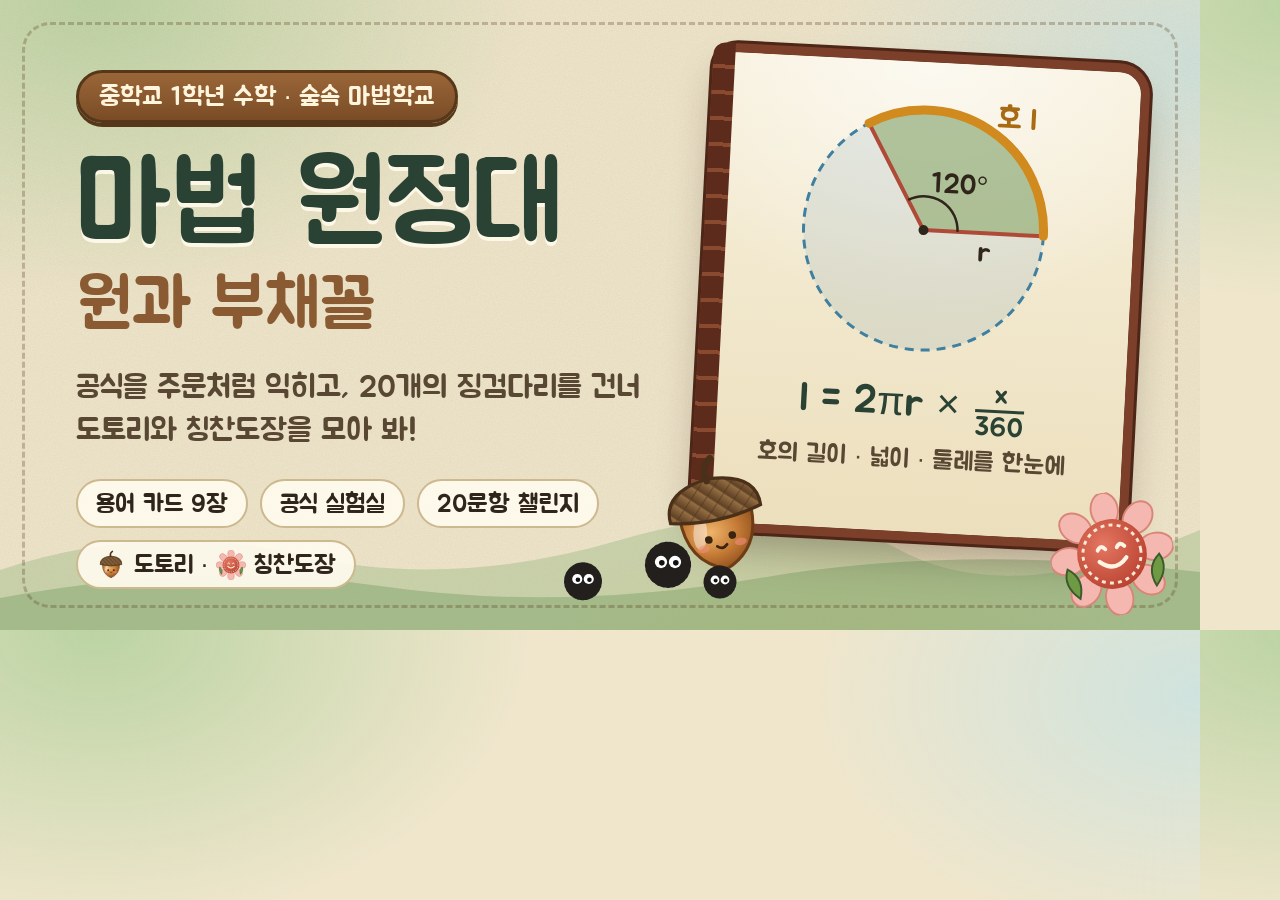
<file: og/og-card.html>
<!DOCTYPE html>
<html lang="ko">
<head>
<meta charset="utf-8">
<title>마법 원정대 공유 카드</title>
<!-- 오픈그래프 이미지 원본 (1200×630). 수정 후 README의 명령으로 og-image.png를 다시 만들 수 있어요. -->
<link rel="stylesheet" href="https://fonts.googleapis.com/css2?family=Jua&display=swap">
<style>
  :root {
    --ink: #2f251a; --ink-soft: #574733; --forest: #294233; --moss: #5f8040; --moss-deep: #3c5a2c;
    --bark: #8a5a32; --bark-deep: #573719; --paper: #f7f0dc; --sun: #e8b64a; --berry: #c2553f;
    --c-arc: #d08a1e; --c-peri: #b04a38;
  }
  * { box-sizing: border-box; }
  html, body { margin: 0; width: 1200px; height: 630px; overflow: hidden; }
  body {
    font-family: "Jua", "Malgun Gothic", sans-serif; color: var(--ink); position: relative;
    background:
      radial-gradient(700px 480px at 8% 0%, rgba(170,205,150,.75), transparent 62%),
      radial-gradient(640px 420px at 100% 10%, rgba(207,227,222,1), transparent 60%),
      radial-gradient(560px 360px at 70% 115%, rgba(232,182,74,.35), transparent 60%),
      #efe6cc;
  }
  body::before {
    content: ""; position: absolute; inset: 0;
    background-image: url("data:image/svg+xml;utf8,<svg xmlns='http://www.w3.org/2000/svg' width='220' height='220'><filter id='n'><feTurbulence type='fractalNoise' baseFrequency='.85' numOctaves='3' stitchTiles='stitch'/><feColorMatrix values='0 0 0 0 .42  0 0 0 0 .33  0 0 0 0 .2  0 0 0 .16 0'/></filter><rect width='100%' height='100%' filter='url(%23n)'/></svg>");
  }
  .hills { position: absolute; left: 0; bottom: 0; width: 1200px; height: 150px; }
  .frame { position: absolute; inset: 22px; border-radius: 28px; border: 3px dashed rgba(87,55,25,.28); }

  .left { position: absolute; left: 76px; top: 70px; width: 600px; }
  .eyebrow {
    display: inline-block; padding: 8px 20px 6px; border-radius: 999px; font-size: 26px; color: #fff4dc;
    background: linear-gradient(180deg, #9a6638, #7a4c26); border: 3px solid var(--bark-deep);
    box-shadow: 0 4px 0 var(--bark-deep);
  }
  h1 { margin: 26px 0 0; font-weight: 400; font-size: 112px; line-height: 1.02; color: var(--forest); letter-spacing: -.01em;
       text-shadow: 0 4px 0 rgba(255,250,235,.9); }
  h2 { margin: 6px 0 0; font-weight: 400; font-size: 68px; line-height: 1.1; color: var(--bark); }
  .tag { margin: 22px 0 0; font-size: 31px; line-height: 1.4; color: var(--ink-soft); }
  .chips { display: flex; flex-wrap: wrap; gap: 12px; margin-top: 26px; width: 640px; }
  .chip { display: inline-flex; align-items: center; gap: 8px; padding: 8px 18px 6px; border-radius: 999px; font-size: 25px;
          background: rgba(255,251,238,.92); border: 2px solid #cdb98f; color: var(--ink); }
  .chip svg { width: 30px; height: 30px; }

  .book {
    position: absolute; right: 70px; top: 62px; width: 420px; height: 470px; border-radius: 16px 22px 22px 16px;
    background: radial-gradient(120% 90% at 50% 0%, rgba(255,255,255,.6), transparent 60%), linear-gradient(180deg, #f7f0dc, #ecdfbd);
    box-shadow: 0 0 0 9px #7b3f2a, 0 0 0 12px #4e2618, 0 22px 40px rgba(50,30,15,.35);
    transform: rotate(3deg);
  }
  .book::before { content: ""; position: absolute; left: -9px; top: -9px; bottom: -9px; width: 22px; border-radius: 12px 0 0 12px;
    background: repeating-linear-gradient(180deg, #5c2b1c 0 22px, #8a4a30 22px 26px); }
  .book svg.fig { position: absolute; left: 30px; top: 18px; width: 360px; height: 300px; }
  .formula { position: absolute; left: 0; right: 0; top: 314px; text-align: center; font-size: 40px; color: var(--forest); }
  .frac { display: inline-flex; flex-direction: column; vertical-align: middle; font-size: 27px; line-height: 1.1; margin: 0 4px; }
  .frac span:first-child { border-bottom: 3px solid currentColor; padding: 0 4px; }
  .formula small { display: block; font-size: 25px; color: var(--ink-soft); margin-top: 6px; }

  .acorn-big { position: absolute; width: 128px; height: 128px; right: 420px; bottom: 50px; transform: rotate(-12deg); }
  .stamp-big { position: absolute; width: 124px; height: 124px; right: 26px; bottom: 14px; transform: rotate(-10deg); }
  .soot { position: absolute; }
</style>
</head>
<body>
<svg width="0" height="0" style="position:absolute">
  <defs>
    <radialGradient id="g-nut" cx="38%" cy="35%" r="70%"><stop offset="0" stop-color="#f0b56a"/><stop offset=".55" stop-color="#c47a35"/><stop offset="1" stop-color="#8a4c1c"/></radialGradient>
    <linearGradient id="g-cap" x1="0" y1="0" x2="0" y2="1"><stop offset="0" stop-color="#9b7447"/><stop offset="1" stop-color="#5e4024"/></linearGradient>
    <pattern id="p-cap" width="6" height="6" patternUnits="userSpaceOnUse" patternTransform="rotate(45)"><rect width="6" height="6" fill="url(#g-cap)"/><path d="M0 0H6M0 0V6" stroke="#4a3019" stroke-width="1.1" opacity=".55"/></pattern>
    <radialGradient id="g-stamp" cx="40%" cy="35%" r="70%"><stop offset="0" stop-color="#e47763"/><stop offset="1" stop-color="#b8412e"/></radialGradient>
    <symbol id="i-acorn" viewBox="0 0 64 64">
      <path d="M14 29 Q13 52 32 59 Q51 52 50 29 Z" fill="url(#g-nut)" stroke="#6e3c15" stroke-width="1.5"/>
      <ellipse cx="22.5" cy="39" rx="3.5" ry="8" fill="#fff" opacity=".45" transform="rotate(12 22.5 39)"/>
      <circle cx="26" cy="43" r="1.9" fill="#3b2410"/><circle cx="38" cy="43" r="1.9" fill="#3b2410"/>
      <path d="M29.5 47 Q32 49.5 34.5 47" stroke="#3b2410" stroke-width="1.4" fill="none" stroke-linecap="round"/>
      <ellipse cx="22.5" cy="47" rx="3" ry="1.8" fill="#f28c7a" opacity=".6"/><ellipse cx="41.5" cy="47" rx="3" ry="1.8" fill="#f28c7a" opacity=".6"/>
      <path d="M9 31 Q8 15 32 13 Q56 15 55 31 Q32 37 9 31 Z" fill="url(#p-cap)" stroke="#4a3019" stroke-width="1.6"/>
      <path d="M31 14 Q29 7 35 3" stroke="#4a3019" stroke-width="3.2" fill="none" stroke-linecap="round"/>
    </symbol>
    <symbol id="i-stamp" viewBox="0 0 64 64">
      <g fill="#f4b8b0" stroke="#d98579" stroke-width="1">
        <ellipse cx="32" cy="9" rx="7" ry="9"/><ellipse cx="32" cy="9" rx="7" ry="9" transform="rotate(45 32 32)"/><ellipse cx="32" cy="9" rx="7" ry="9" transform="rotate(90 32 32)"/><ellipse cx="32" cy="9" rx="7" ry="9" transform="rotate(135 32 32)"/>
        <ellipse cx="32" cy="9" rx="7" ry="9" transform="rotate(180 32 32)"/><ellipse cx="32" cy="9" rx="7" ry="9" transform="rotate(225 32 32)"/><ellipse cx="32" cy="9" rx="7" ry="9" transform="rotate(270 32 32)"/><ellipse cx="32" cy="9" rx="7" ry="9" transform="rotate(315 32 32)"/>
      </g>
      <path d="M12 52 Q4 44 8 36 Q16 42 12 52Z" fill="#6f9a44" stroke="#3c5a2c" stroke-width="1"/><path d="M52 52 Q60 44 56 36 Q48 42 52 52Z" fill="#6f9a44" stroke="#3c5a2c" stroke-width="1"/>
      <circle cx="32" cy="32" r="18" fill="url(#g-stamp)"/><circle cx="32" cy="32" r="15" fill="none" stroke="#fde9d6" stroke-width="1.5" stroke-dasharray="2 2.2"/>
      <path d="M25 29 Q27 26 29 29" stroke="#fff4e4" stroke-width="2" fill="none" stroke-linecap="round"/><path d="M35 29 Q37 26 39 29" stroke="#fff4e4" stroke-width="2" fill="none" stroke-linecap="round"/>
      <path d="M25 35 Q32 42 39 35" stroke="#fff4e4" stroke-width="2.2" fill="none" stroke-linecap="round"/>
    </symbol>
    <symbol id="i-soot" viewBox="0 0 40 40">
      <circle cx="20" cy="22" r="13" fill="#231f1c" stroke="#231f1c" stroke-width="7" stroke-dasharray="1.2 2.1" stroke-linecap="round"/>
      <circle cx="15" cy="20" r="4.4" fill="#fff"/><circle cx="25" cy="20" r="4.4" fill="#fff"/><circle cx="15.6" cy="20.6" r="2" fill="#111"/><circle cx="25.6" cy="20.6" r="2" fill="#111"/>
    </symbol>
  </defs>
</svg>

<svg class="hills" viewBox="0 0 1200 150" preserveAspectRatio="none">
  <path d="M0 90 Q150 40 300 75 T620 60 T900 70 T1200 50 V150 H0Z" fill="#9dbb85" opacity=".45"/>
  <path d="M0 118 Q200 80 380 106 T760 98 T1200 92 V150 H0Z" fill="#6f9a5a" opacity=".4"/>
</svg>
<div class="frame"></div>

<div class="left">
  <span class="eyebrow">중학교 1학년 수학 · 숲속 마법학교</span>
  <h1>마법 원정대</h1>
  <h2>원과 부채꼴</h2>
  <p class="tag">공식을 주문처럼 익히고, 20개의 징검다리를 건너<br>도토리와 칭찬도장을 모아 봐!</p>
  <div class="chips">
    <span class="chip">용어 카드 9장</span>
    <span class="chip">공식 실험실</span>
    <span class="chip">20문항 챌린지</span>
    <span class="chip"><svg><use href="#i-acorn"/></svg>도토리 · <svg><use href="#i-stamp"/></svg>칭찬도장</span>
  </div>
</div>

<div class="book">
  <svg class="fig" viewBox="0 0 360 300">
    <circle cx="180" cy="150" r="120" fill="rgba(95,145,175,.14)" stroke="#3f7fa0" stroke-width="3" stroke-dasharray="9 7"/>
    <path d="M180 150 L300 150 A120 120 0 0 0 120 46.08 Z" fill="rgba(111,150,70,.45)" stroke="#b04a38" stroke-width="4" stroke-linejoin="round"/>
    <path d="M300 150 A120 120 0 0 0 120 46.08" fill="none" stroke="#d08a1e" stroke-width="9" stroke-linecap="round"/>
    <path d="M214 150 A34 34 0 0 0 163 120.6" fill="none" stroke="#2f251a" stroke-width="2.5"/>
    <text x="214" y="112" font-family="Jua" font-size="28" fill="#2f251a" text-anchor="middle">120°</text>
    <text x="242" y="178" font-family="Jua" font-size="28" fill="#2f251a" text-anchor="middle">r</text>
    <text x="268" y="44" font-family="Jua" font-size="30" fill="#a86a12" text-anchor="middle">호 l</text>
    <circle cx="180" cy="150" r="5" fill="#2f251a"/>
  </svg>
  <div class="formula">l = 2πr × <span class="frac"><span>x</span><span>360</span></span><small>호의 길이 · 넓이 · 둘레를 한눈에</small></div>
</div>

<svg class="acorn-big"><use href="#i-acorn"/></svg>
<svg class="stamp-big"><use href="#i-stamp"/></svg>
<svg class="soot" style="left:640px;bottom:40px;width:56px;height:56px"><use href="#i-soot"/></svg>
<svg class="soot" style="left:700px;bottom:30px;width:40px;height:40px"><use href="#i-soot"/></svg>
<svg class="soot" style="left:560px;bottom:28px;width:46px;height:46px"><use href="#i-soot"/></svg>
</body>
</html>
</file>
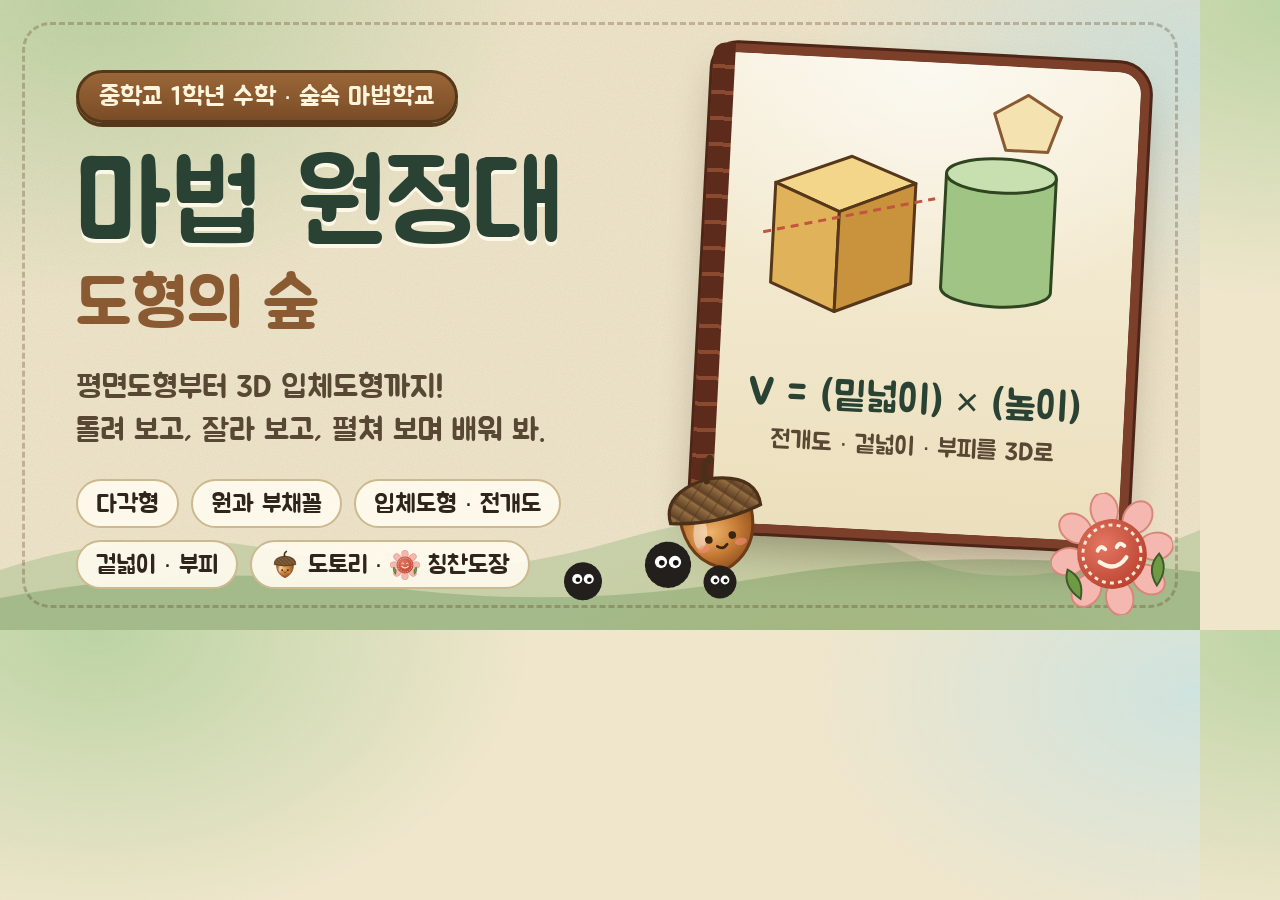
<file: og/og-hub.html>
<!DOCTYPE html>
<html lang="ko">
<head>
<meta charset="utf-8">
<title>마법 원정대 공유 카드</title>
<!-- 오픈그래프 이미지 원본 (1200×630). 수정 후 README의 명령으로 og-image.png를 다시 만들 수 있어요. -->
<link rel="stylesheet" href="https://fonts.googleapis.com/css2?family=Jua&display=swap">
<style>
  :root {
    --ink: #2f251a; --ink-soft: #574733; --forest: #294233; --moss: #5f8040; --moss-deep: #3c5a2c;
    --bark: #8a5a32; --bark-deep: #573719; --paper: #f7f0dc; --sun: #e8b64a; --berry: #c2553f;
    --c-arc: #d08a1e; --c-peri: #b04a38;
  }
  * { box-sizing: border-box; }
  html, body { margin: 0; width: 1200px; height: 630px; overflow: hidden; }
  body {
    font-family: "Jua", "Malgun Gothic", sans-serif; color: var(--ink); position: relative;
    background:
      radial-gradient(700px 480px at 8% 0%, rgba(170,205,150,.75), transparent 62%),
      radial-gradient(640px 420px at 100% 10%, rgba(207,227,222,1), transparent 60%),
      radial-gradient(560px 360px at 70% 115%, rgba(232,182,74,.35), transparent 60%),
      #efe6cc;
  }
  body::before {
    content: ""; position: absolute; inset: 0;
    background-image: url("data:image/svg+xml;utf8,<svg xmlns='http://www.w3.org/2000/svg' width='220' height='220'><filter id='n'><feTurbulence type='fractalNoise' baseFrequency='.85' numOctaves='3' stitchTiles='stitch'/><feColorMatrix values='0 0 0 0 .42  0 0 0 0 .33  0 0 0 0 .2  0 0 0 .16 0'/></filter><rect width='100%' height='100%' filter='url(%23n)'/></svg>");
  }
  .hills { position: absolute; left: 0; bottom: 0; width: 1200px; height: 150px; }
  .frame { position: absolute; inset: 22px; border-radius: 28px; border: 3px dashed rgba(87,55,25,.28); }

  .left { position: absolute; left: 76px; top: 70px; width: 600px; }
  .eyebrow {
    display: inline-block; padding: 8px 20px 6px; border-radius: 999px; font-size: 26px; color: #fff4dc;
    background: linear-gradient(180deg, #9a6638, #7a4c26); border: 3px solid var(--bark-deep);
    box-shadow: 0 4px 0 var(--bark-deep);
  }
  h1 { margin: 26px 0 0; font-weight: 400; font-size: 112px; line-height: 1.02; color: var(--forest); letter-spacing: -.01em;
       text-shadow: 0 4px 0 rgba(255,250,235,.9); }
  h2 { margin: 6px 0 0; font-weight: 400; font-size: 68px; line-height: 1.1; color: var(--bark); }
  .tag { margin: 22px 0 0; font-size: 31px; line-height: 1.4; color: var(--ink-soft); }
  .chips { display: flex; flex-wrap: wrap; gap: 12px; margin-top: 26px; width: 640px; }
  .chip { display: inline-flex; align-items: center; gap: 8px; padding: 8px 18px 6px; border-radius: 999px; font-size: 25px;
          background: rgba(255,251,238,.92); border: 2px solid #cdb98f; color: var(--ink); }
  .chip svg { width: 30px; height: 30px; }

  .book {
    position: absolute; right: 70px; top: 62px; width: 420px; height: 470px; border-radius: 16px 22px 22px 16px;
    background: radial-gradient(120% 90% at 50% 0%, rgba(255,255,255,.6), transparent 60%), linear-gradient(180deg, #f7f0dc, #ecdfbd);
    box-shadow: 0 0 0 9px #7b3f2a, 0 0 0 12px #4e2618, 0 22px 40px rgba(50,30,15,.35);
    transform: rotate(3deg);
  }
  .book::before { content: ""; position: absolute; left: -9px; top: -9px; bottom: -9px; width: 22px; border-radius: 12px 0 0 12px;
    background: repeating-linear-gradient(180deg, #5c2b1c 0 22px, #8a4a30 22px 26px); }
  .book svg.fig { position: absolute; left: 30px; top: 18px; width: 360px; height: 300px; }
  .formula { position: absolute; left: 0; right: 0; top: 314px; text-align: center; font-size: 40px; color: var(--forest); }
  .frac { display: inline-flex; flex-direction: column; vertical-align: middle; font-size: 27px; line-height: 1.1; margin: 0 4px; }
  .frac span:first-child { border-bottom: 3px solid currentColor; padding: 0 4px; }
  .formula small { display: block; font-size: 25px; color: var(--ink-soft); margin-top: 6px; }

  .acorn-big { position: absolute; width: 128px; height: 128px; right: 420px; bottom: 50px; transform: rotate(-12deg); }
  .stamp-big { position: absolute; width: 124px; height: 124px; right: 26px; bottom: 14px; transform: rotate(-10deg); }
  .soot { position: absolute; }
</style>
</head>
<body>
<svg width="0" height="0" style="position:absolute">
  <defs>
    <radialGradient id="g-nut" cx="38%" cy="35%" r="70%"><stop offset="0" stop-color="#f0b56a"/><stop offset=".55" stop-color="#c47a35"/><stop offset="1" stop-color="#8a4c1c"/></radialGradient>
    <linearGradient id="g-cap" x1="0" y1="0" x2="0" y2="1"><stop offset="0" stop-color="#9b7447"/><stop offset="1" stop-color="#5e4024"/></linearGradient>
    <pattern id="p-cap" width="6" height="6" patternUnits="userSpaceOnUse" patternTransform="rotate(45)"><rect width="6" height="6" fill="url(#g-cap)"/><path d="M0 0H6M0 0V6" stroke="#4a3019" stroke-width="1.1" opacity=".55"/></pattern>
    <radialGradient id="g-stamp" cx="40%" cy="35%" r="70%"><stop offset="0" stop-color="#e47763"/><stop offset="1" stop-color="#b8412e"/></radialGradient>
    <symbol id="i-acorn" viewBox="0 0 64 64">
      <path d="M14 29 Q13 52 32 59 Q51 52 50 29 Z" fill="url(#g-nut)" stroke="#6e3c15" stroke-width="1.5"/>
      <ellipse cx="22.5" cy="39" rx="3.5" ry="8" fill="#fff" opacity=".45" transform="rotate(12 22.5 39)"/>
      <circle cx="26" cy="43" r="1.9" fill="#3b2410"/><circle cx="38" cy="43" r="1.9" fill="#3b2410"/>
      <path d="M29.5 47 Q32 49.5 34.5 47" stroke="#3b2410" stroke-width="1.4" fill="none" stroke-linecap="round"/>
      <ellipse cx="22.5" cy="47" rx="3" ry="1.8" fill="#f28c7a" opacity=".6"/><ellipse cx="41.5" cy="47" rx="3" ry="1.8" fill="#f28c7a" opacity=".6"/>
      <path d="M9 31 Q8 15 32 13 Q56 15 55 31 Q32 37 9 31 Z" fill="url(#p-cap)" stroke="#4a3019" stroke-width="1.6"/>
      <path d="M31 14 Q29 7 35 3" stroke="#4a3019" stroke-width="3.2" fill="none" stroke-linecap="round"/>
    </symbol>
    <symbol id="i-stamp" viewBox="0 0 64 64">
      <g fill="#f4b8b0" stroke="#d98579" stroke-width="1">
        <ellipse cx="32" cy="9" rx="7" ry="9"/><ellipse cx="32" cy="9" rx="7" ry="9" transform="rotate(45 32 32)"/><ellipse cx="32" cy="9" rx="7" ry="9" transform="rotate(90 32 32)"/><ellipse cx="32" cy="9" rx="7" ry="9" transform="rotate(135 32 32)"/>
        <ellipse cx="32" cy="9" rx="7" ry="9" transform="rotate(180 32 32)"/><ellipse cx="32" cy="9" rx="7" ry="9" transform="rotate(225 32 32)"/><ellipse cx="32" cy="9" rx="7" ry="9" transform="rotate(270 32 32)"/><ellipse cx="32" cy="9" rx="7" ry="9" transform="rotate(315 32 32)"/>
      </g>
      <path d="M12 52 Q4 44 8 36 Q16 42 12 52Z" fill="#6f9a44" stroke="#3c5a2c" stroke-width="1"/><path d="M52 52 Q60 44 56 36 Q48 42 52 52Z" fill="#6f9a44" stroke="#3c5a2c" stroke-width="1"/>
      <circle cx="32" cy="32" r="18" fill="url(#g-stamp)"/><circle cx="32" cy="32" r="15" fill="none" stroke="#fde9d6" stroke-width="1.5" stroke-dasharray="2 2.2"/>
      <path d="M25 29 Q27 26 29 29" stroke="#fff4e4" stroke-width="2" fill="none" stroke-linecap="round"/><path d="M35 29 Q37 26 39 29" stroke="#fff4e4" stroke-width="2" fill="none" stroke-linecap="round"/>
      <path d="M25 35 Q32 42 39 35" stroke="#fff4e4" stroke-width="2.2" fill="none" stroke-linecap="round"/>
    </symbol>
    <symbol id="i-soot" viewBox="0 0 40 40">
      <circle cx="20" cy="22" r="13" fill="#231f1c" stroke="#231f1c" stroke-width="7" stroke-dasharray="1.2 2.1" stroke-linecap="round"/>
      <circle cx="15" cy="20" r="4.4" fill="#fff"/><circle cx="25" cy="20" r="4.4" fill="#fff"/><circle cx="15.6" cy="20.6" r="2" fill="#111"/><circle cx="25.6" cy="20.6" r="2" fill="#111"/>
    </symbol>
  </defs>
</svg>

<svg class="hills" viewBox="0 0 1200 150" preserveAspectRatio="none">
  <path d="M0 90 Q150 40 300 75 T620 60 T900 70 T1200 50 V150 H0Z" fill="#9dbb85" opacity=".45"/>
  <path d="M0 118 Q200 80 380 106 T760 98 T1200 92 V150 H0Z" fill="#6f9a5a" opacity=".4"/>
</svg>
<div class="frame"></div>

<div class="left">
  <span class="eyebrow">중학교 1학년 수학 · 숲속 마법학교</span>
  <h1>마법 원정대</h1>
  <h2>도형의 숲</h2>
  <p class="tag">평면도형부터 3D 입체도형까지!<br>돌려 보고, 잘라 보고, 펼쳐 보며 배워 봐.</p>
  <div class="chips">
    <span class="chip">다각형</span>
    <span class="chip">원과 부채꼴</span>
    <span class="chip">입체도형 · 전개도</span>
    <span class="chip">겉넓이 · 부피</span>
    <span class="chip"><svg><use href="#i-acorn"/></svg>도토리 · <svg><use href="#i-stamp"/></svg>칭찬도장</span>
  </div>
</div>

<div class="book">
  <svg class="fig" viewBox="0 0 360 300">
    <g stroke="#573719" stroke-width="3" stroke-linejoin="round">
      <polygon points="30,110 105,80 170,104 95,136" fill="#f4d68a"/>
      <polygon points="30,110 95,136 95,236 30,210" fill="#e0b25a"/>
      <polygon points="95,136 170,104 170,204 95,236" fill="#c9923d"/>
    </g>
    <g stroke="#2e4520" stroke-width="3">
      <path d="M200 92 L200 206 A55 17 0 0 0 310 206 L310 92" fill="#9fc483"/>
      <ellipse cx="255" cy="92" rx="55" ry="17" fill="#c8e0b0"/>
    </g>
    <polygon points="245,30 278,10 312,30 300,66 258,66" fill="#f4e3b0" stroke="#8a5a32" stroke-width="3" stroke-linejoin="round"/>
    <path d="M20 160 L190 118" stroke="#c2553f" stroke-width="3" stroke-dasharray="8 6"/>
  </svg>
  <div class="formula">V = (밑넓이) × (높이)<small>전개도 · 겉넓이 · 부피를 3D로</small></div>
</div>

<svg class="acorn-big"><use href="#i-acorn"/></svg>
<svg class="stamp-big"><use href="#i-stamp"/></svg>
<svg class="soot" style="left:640px;bottom:40px;width:56px;height:56px"><use href="#i-soot"/></svg>
<svg class="soot" style="left:700px;bottom:30px;width:40px;height:40px"><use href="#i-soot"/></svg>
<svg class="soot" style="left:560px;bottom:28px;width:46px;height:46px"><use href="#i-soot"/></svg>
</body>
</html>
</file>
